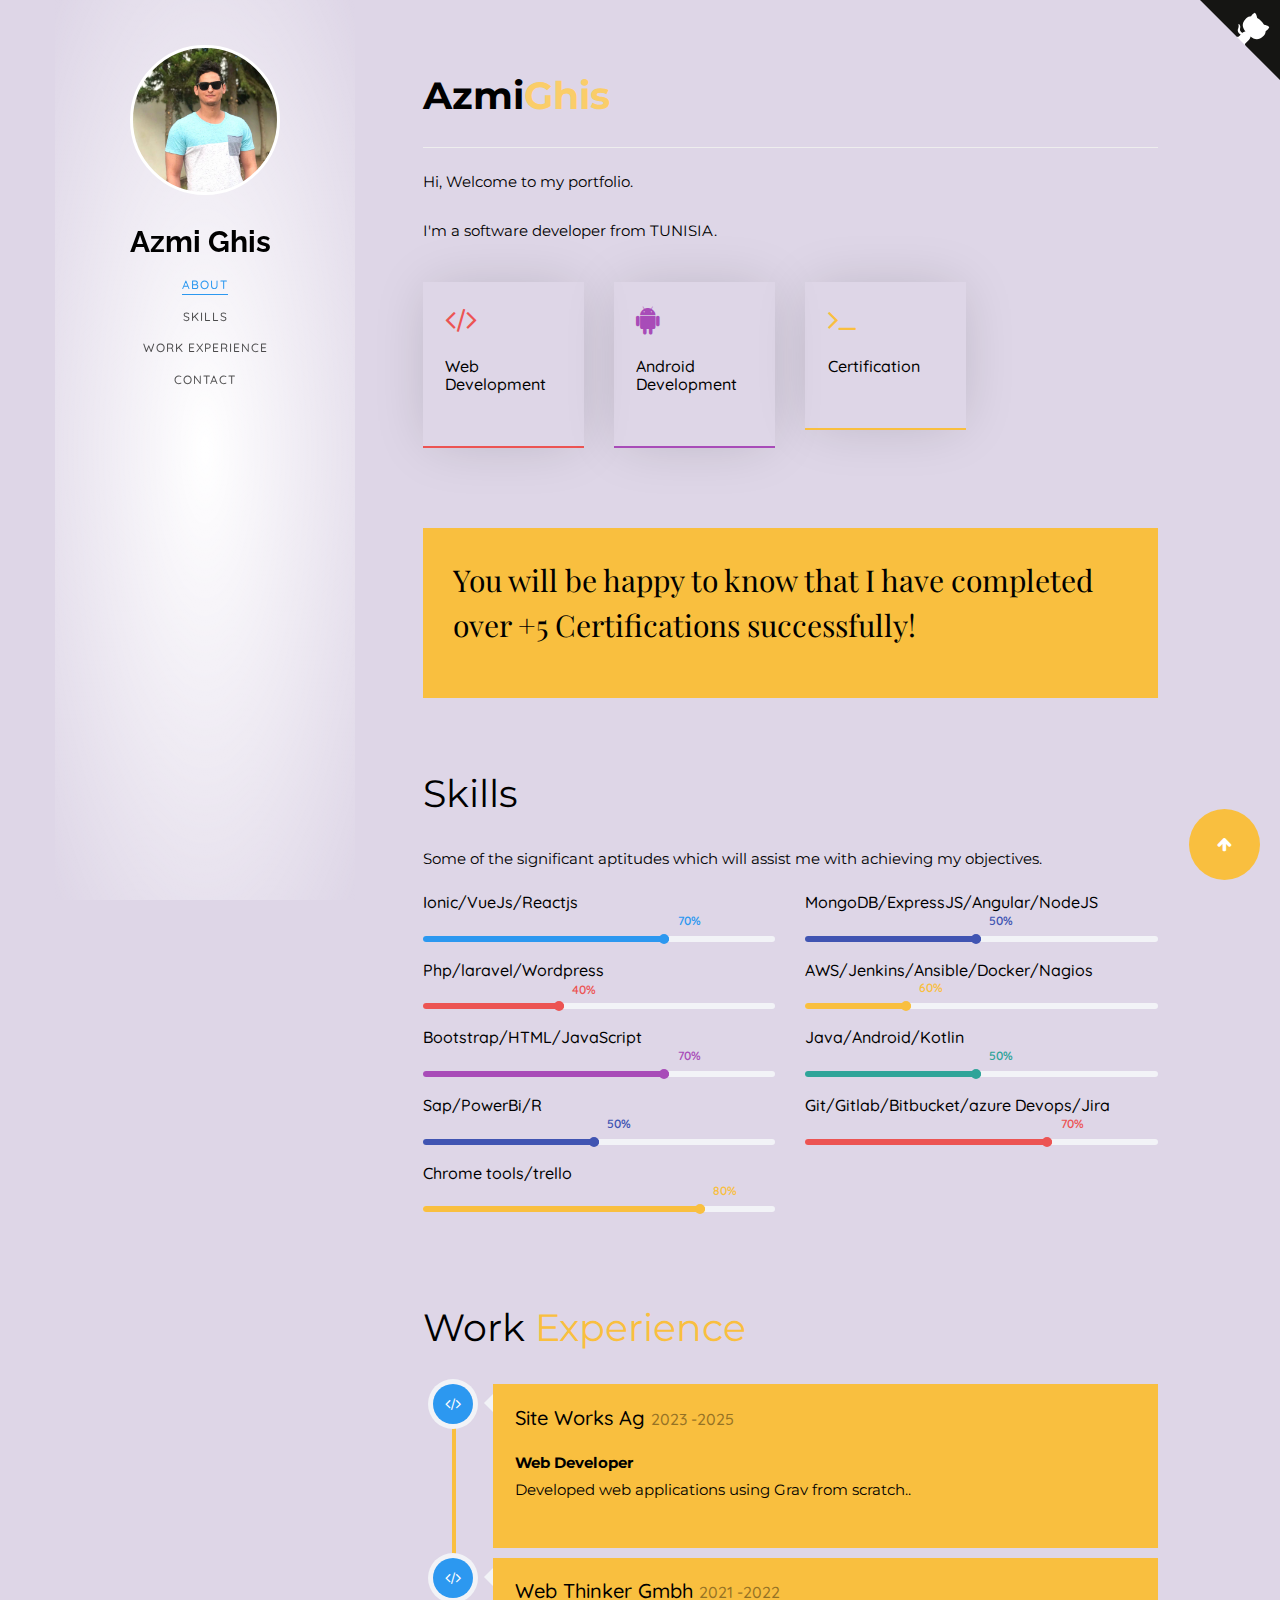
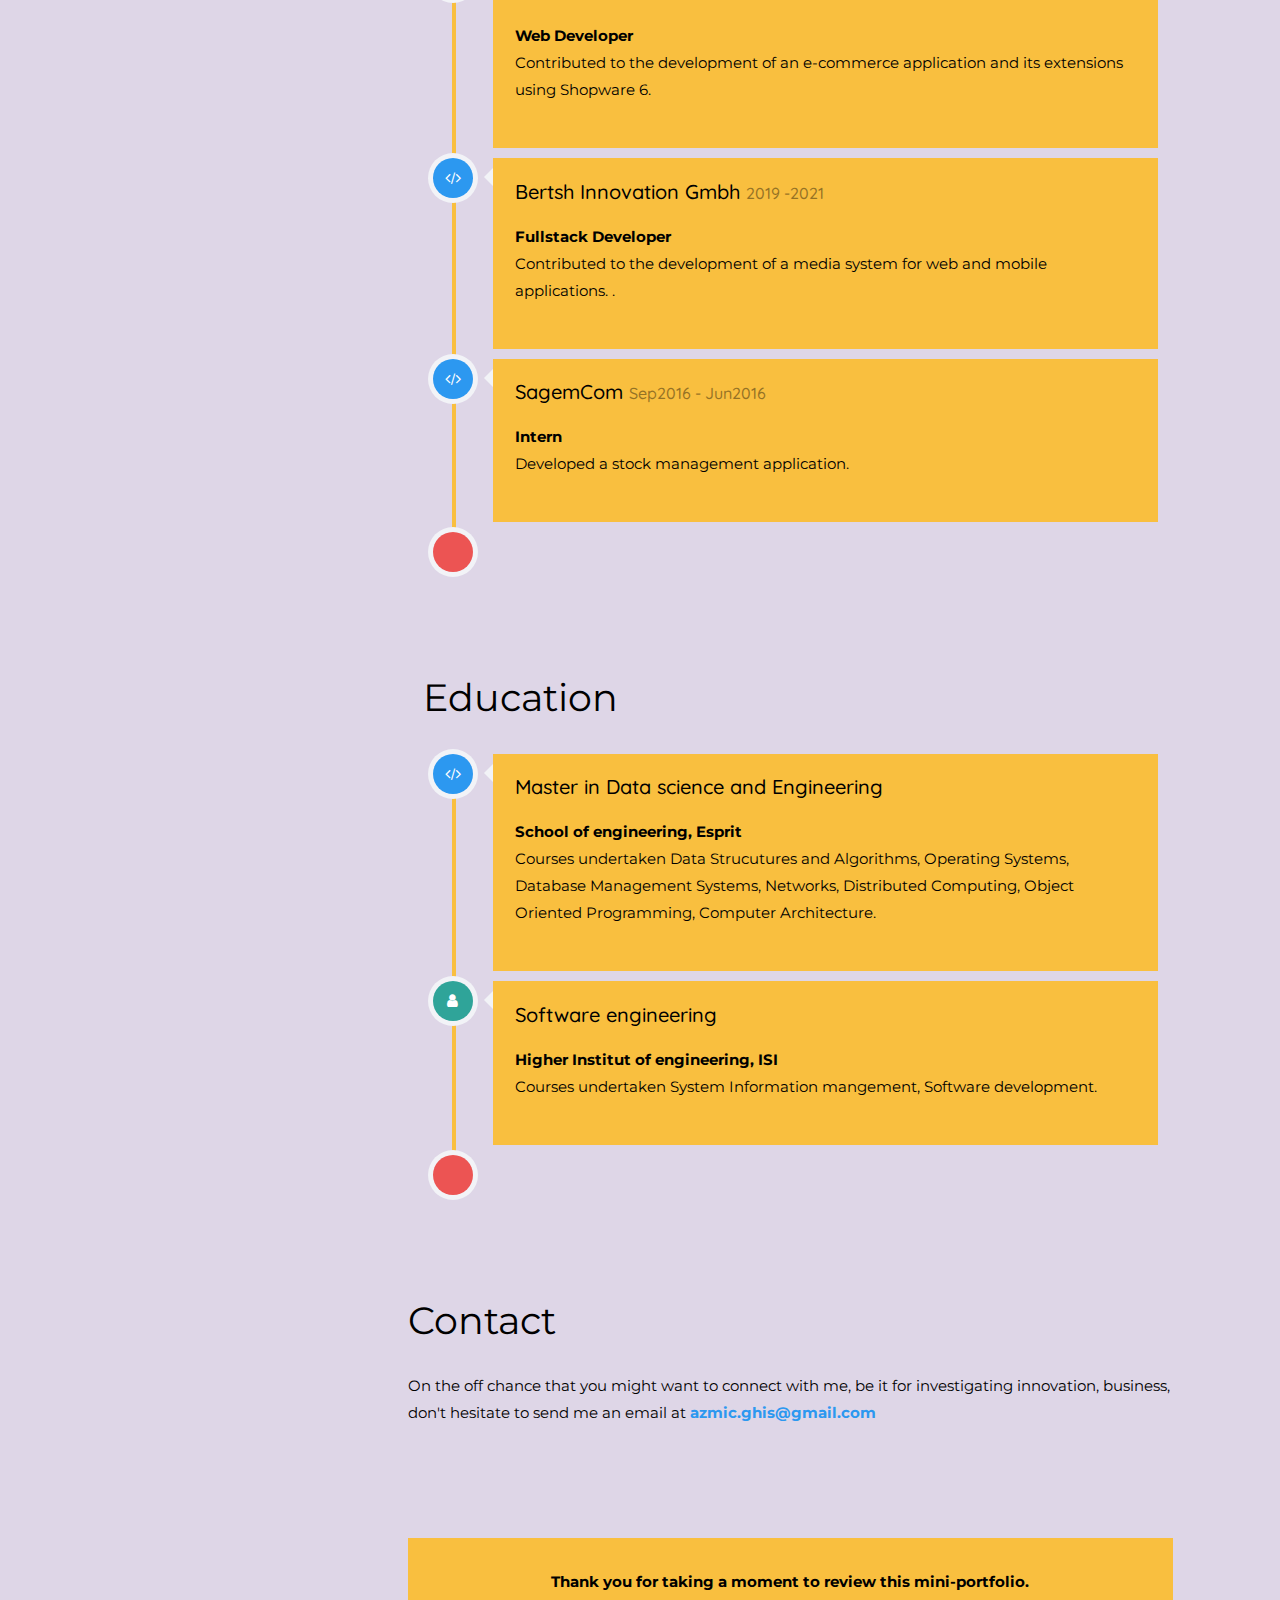
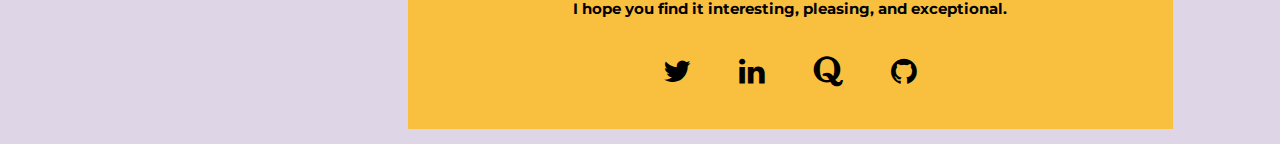
<file: index.html>
<!DOCTYPE HTML>
<html>
   <head>
      <meta charset="utf-8">
      <meta http-equiv="X-UA-Compatible" content="IE=edge">
      <title>Azmi Ghis - softwareDev Portfolio Webpage</title>
      <meta name="viewport" content="width=device-width, initial-scale=1">
      <meta name="description" content="Portfolio webpage of Azmi Ghis" />
      <meta name="keywords" content="portfolio,website,personal website,github,projects,computer science and engineering" />
      <meta name="author" content="Azmi Ghis" />
      <!--Social Media icons--> 
      <link rel="stylesheet" href="https://cdnjs.cloudflare.com/ajax/libs/font-awesome/4.7.0/css/font-awesome.min.css">
      <!-- Place favicon.ico and apple-touch-icon.png in the root directory -->
      <link rel="icon" type="image/png" href="logo.jpg">
      <link href="https://fonts.googleapis.com/css?family=Quicksand:300,400,500,700" rel="stylesheet">
      <link href="https://fonts.googleapis.com/css?family=Playfair+Display:400,400i,700" rel="stylesheet">
      <link href="https://fonts.googleapis.com/css?family=Montserrat|Open+Sans|Raleway&display=swap" rel="stylesheet">
       <link href="https://fonts.googleapis.com/css?family=Montserrat&display=swap" rel="stylesheet">
      <!-- Animate.css -->
      <link rel="stylesheet" href="css/animate.css">
      <!-- Bootstrap  -->
      <link rel="stylesheet" href="css/bootstrap.css">
      <!-- Flexslider  -->
      <link rel="stylesheet" href="css/flexslider.css">
      <!-- Flaticons  -->
      <link rel="stylesheet" href="fonts/flaticon/font/flaticon.css">
      <!-- Theme style  -->
      <link rel="stylesheet" href="css/style.css">
     
       
       <!-----Google adsense code---->
       <script data-ad-client="ca-pub-2147632065762164" async src="https://pagead2.googlesyndication.com/pagead/js/adsbygoogle.js"></script>
   </head>
   <body>
       <canvas id="canvas"></canvas>
      <div id="colorlib-page" style="background: #ded6e7;">
         <div class="container-wrap">
            <a href="#" class="js-colorlib-nav-toggle colorlib-nav-toggle" data-toggle="collapse" data-target="#navbar" aria-expanded="false" aria-controls="navbar"><i></i></a> 
            <!----Side bar--->
            <aside id="colorlib-aside"  style=" background: radial-gradient(white, transparent);"role="complementary" class="border js-fullheight">
               <div class="text-center">
                  <div class="author-img" style="background-image: url(images/IMG_-wl1xai.jpg);"></div>
                  <h1 id="colorlib-logo"><a href="">Azmi Ghis</a></h1>
               </div>
               <nav id="colorlib-main-menu" role="navigation" class="navbar">
                  <div id="navbar" class="collapse">
                     <ul>
                        <li><a href="#" data-nav-section="about">About</a></li>
                        <li><a href="#" data-nav-section="skills">Skills</a></li>
                        <li><a href="#" data-nav-section="experience">Work Experience</a></li>
                        <li><a href="#" data-nav-section="contact">Contact</a></li>
                     </ul>
                  </div>
               </nav>
            </aside>
            <!--- Github ribbon ----------->
            <a href="https://github.com/azmic123?tab=repositories" class="github-corner" aria-label="View source on GitHub">
               <svg width="80" height="80" viewBox="0 0 250 250" style="fill:#151513; color:#fff; position: absolute; top: 0; border: 0; right: 0;" aria-hidden="true">
                  <path d="M0,0 L115,115 L130,115 L142,142 L250,250 L250,0 Z"></path>
                  <path d="M128.3,109.0 C113.8,99.7 119.0,89.6 119.0,89.6 C122.0,82.7 120.5,78.6 120.5,78.6 C119.2,72.0 123.4,76.3 123.4,76.3 C127.3,80.9 125.5,87.3 125.5,87.3 C122.9,97.6 130.6,101.9 134.4,103.2" fill="currentColor" style="transform-origin: 130px 106px;" class="octo-arm"></path>
                  <path d="M115.0,115.0 C114.9,115.1 118.7,116.5 119.8,115.4 L133.7,101.6 C136.9,99.2 139.9,98.4 142.2,98.6 C133.8,88.0 127.5,74.4 143.8,58.0 C148.5,53.4 154.0,51.2 159.7,51.0 C160.3,49.4 163.2,43.6 171.4,40.1 C171.4,40.1 176.1,42.5 178.8,56.2 C183.1,58.6 187.2,61.8 190.9,65.4 C194.5,69.0 197.7,73.2 200.1,77.6 C213.8,80.2 216.3,84.9 216.3,84.9 C212.7,93.1 206.9,96.0 205.4,96.6 C205.1,102.4 203.0,107.8 198.3,112.5 C181.9,128.9 168.3,122.5 157.7,114.1 C157.9,116.9 156.7,120.9 152.7,124.9 L141.0,136.5 C139.8,137.7 141.6,141.9 141.8,141.8 Z" fill="currentColor" class="octo-body"></path>
               </svg>
            </a>
            <style>.github-corner:hover .octo-arm{animation:octocat-wave 560ms ease-in-out}@keyframes octocat-wave{0%,100%{transform:rotate(0)}20%,60%{transform:rotate(-25deg)}40%,80%{transform:rotate(10deg)}}@media (max-width:500px){.github-corner:hover .octo-arm{animation:none}.github-corner .octo-arm{animation:octocat-wave 560ms ease-in-out}}</style>
            <!----- main page--------->
            <div id="colorlib-main">
<!--
               -----------------Intro-------------
               <section class="colorlib-about" data-section="about">
                  <div class="colorlib-narrow-content">
                     <div class="row">
                        <div class="col-md-12">
                           <div class="row row-bottom-padded-sm animate-box" data-animate-effect="fadeInLeft">
                              <div class="col-md-12" style="margin-bottom: -30px">
                                 <p style="margin-top: 20px;">Hi there! Welcome to my portfolio page.</p>
                              </div>
                           </div>
                        </div>
                     </div>
                  </div>
               </section>
-->
               <!---------------About me---------------------->
               <section class="colorlib-about" data-section="about">
                  <div class="colorlib-narrow-content">
                     <div class="row">
                        <div class="col-md-12">
                           <div class="row row-bottom-padded-sm animate-box" data-animate-effect="fadeInLeft">
                              <div class="col-md-12">
                                 <div class="about-desc">
                                    <h1><strong>Azmi<span style="color: #FACD69">Ghis</span></strong></h1>
                                    <hr>
                                     <p>Hi, Welcome to my portfolio.</p>
                                    <p>I'm a software developer from TUNISIA.</p>
                                 </div>
                              </div>
                           </div>
                           <div class="row">
                           
                              <div class="col-md-3 animate-box" data-animate-effect="fadeInRight">
                                 <a href="webDev.html" target="_blank">
                                    <div class="services color-2">
                                       <span class="icon2"><i class="fa fa-code"></i></span>
                                       <h3>Web<br> Development</h3>
                                    </div>
                                 </a>
                              </div>
                              <div class="col-md-3 animate-box" data-animate-effect="fadeInRight">
                                 <a href="androidDev.html" target="_blank">
                                    <div class="services color-4">
                                       <span class="icon2"><i class="fa fa-android"></i></span>
                                       <h3>Android Development</h3>
                                    </div>
                                 </a>
                              </div>
                              <div class="col-md-3 animate-box" data-animate-effect="fadeInRight">
                                 <a href="softwareDev.html" target="_blank">
                                    <div class="services color-3">
                                       <span class="icon2"><i class="fa fa-terminal"></i></span>
                                       <h3>Certification</h3>
                                    </div>
                                 </a>
                              </div>
                             
                           </div>
                           <div class="row">
                              <div class="col-md-12 animate-box" data-animate-effect="fadeInLeft">
                                 <div class="hire">
                                    <h2>You will be happy to know that I have completed over +5 Certifications successfully!</h2>
<!--                                    <a href="#" class="btn-hire" style="text-align: center;">Download Resume</a>-->
                                 </div>
                              </div>
                           </div>
                        </div>
                     </div>
                  </div>
               </section>
               <!------Skills---------------->
               <section class="colorlib-skills" data-section="skills">
                  <div class="colorlib-narrow-content">
                     <div class="row">
                        <div class="col-md-6 col-md-offset-3 col-md-pull-3 animate-box" data-animate-effect="fadeInLeft">
                           <!--	<span class="heading-meta">My Specialty</span> -->
                            <div class="about-desc">
                           <h1>Skills</h1>
                            </div>
                        </div>
                     </div>
                     <p>Some of the significant aptitudes which will assist me with achieving my objectives.</p>
                     <div class="row">
                        <div class="col-md-6 animate-box" data-animate-effect="fadeInLeft">
                           <div class="progress-wrap">
                              <h3 style="font-weight: 500;">Ionic/VueJs/Reactjs</h3>
                              <div class="progress">
                                 <div class="progress-bar color-1" role="progressbar" aria-valuenow="70"
                                    aria-valuemin="0" aria-valuemax="100" style="width:70%">
                                    <span>70%</span>
                                 </div>
                              </div>
                           </div>
                        </div>
                         <div class="col-md-6 animate-box" data-animate-effect="fadeInRight">
                           <div class="progress-wrap">
                              <h3 style="font-weight: 500;">MongoDB/ExpressJS/Angular/NodeJS</h3>
                              <div class="progress">
                                 <div class="progress-bar color-6" role="progressbar" aria-valuenow="50"
                                    aria-valuemin="0" aria-valuemax="100" style="width:50%">
                                    <span>50%</span>
                                 </div>
                              </div>
                           </div>
                        </div>
                        <div class="col-md-6 animate-box" data-animate-effect="fadeInRight">
                           <div class="progress-wrap">
                              <h3 style="font-weight: 500;">Php/laravel/Wordpress</h3>
                              <div class="progress">
                                 <div class="progress-bar color-2" role="progressbar" aria-valuenow="40"
                                    aria-valuemin="0" aria-valuemax="100" style="width:40%">
                                    <span>40%</span>
                                 </div>
                              </div>
                           </div>
                        </div>
                        <div class="col-md-6 animate-box" data-animate-effect="fadeInLeft">
                           <div class="progress-wrap">
                              <h3 style="font-weight: 500;">AWS/Jenkins/Ansible/Docker/Nagios</h3>
                              <div class="progress">
                                 <div class="progress-bar color-3" role="progressbar" aria-valuenow="30"
                                    aria-valuemin="0" aria-valuemax="100" style="width:30%">
                                    <span>60%</span>
                                 </div>
                              </div>
                           </div>
                        </div>
                        <div class="col-md-6 animate-box" data-animate-effect="fadeInRight">
                           <div class="progress-wrap">
                              <h3 style="font-weight: 500;">Bootstrap/HTML/JavaScript</h3>
                              <div class="progress">
                                 <div class="progress-bar color-4" role="progressbar" aria-valuenow="70"
                                    aria-valuemin="0" aria-valuemax="100" style="width:70%">
                                    <span>70%</span>
                                 </div>
                              </div>
                           </div>
                        </div>
                        <div class="col-md-6 animate-box" data-animate-effect="fadeInLeft">
                           <div class="progress-wrap">
                              <h3 style="font-weight: 500;">Java/Android/Kotlin</h3>
                              <div class="progress">
                                 <div class="progress-bar color-5" role="progressbar" aria-valuenow="50"
                                    aria-valuemin="0" aria-valuemax="100" style="width:50%">
                                    <span>50%</span>
                                 </div>
                              </div>
                           </div>
                        </div>
                        <div class="col-md-6 animate-box" data-animate-effect="fadeInRight">
                           <div class="progress-wrap">
                              <h3 style="font-weight: 500;">Sap/PowerBi/R</h3>
                              <div class="progress">
                                 <div class="progress-bar color-6" role="progressbar" aria-valuenow="50"
                                    aria-valuemin="0" aria-valuemax="100" style="width:50%">
                                    <span>50%</span>
                                 </div>
                              </div>
                           </div>
                        </div>
                        <div class="col-md-6 animate-box" data-animate-effect="fadeInLeft">
                           <div class="progress-wrap">
                              <h3 style="font-weight: 500;">Git/Gitlab/Bitbucket/azure Devops/Jira</h3>
                              <div class="progress">
                                 <div class="progress-bar color-7" role="progressbar" aria-valuenow="70"
                                    aria-valuemin="0" aria-valuemax="100" style="width:70%">
                                    <span>70%</span>
                                 </div>
                              </div>
                           </div>
                        </div>
                        <div class="col-md-6 animate-box" data-animate-effect="fadeInRight">
                           <div class="progress-wrap">
                              <h3 style="font-weight: 500;">Chrome tools/trello</h3>
                              <div class="progress">
                                 <div class="progress-bar color-3" role="progressbar" aria-valuenow="80"
                                    aria-valuemin="0" aria-valuemax="100" style="width:80%">
                                    <span>80%</span>
                                 </div>
                              </div>
                           </div>
                        </div>
                     </div>
                      </div>
               </section>
                
                <!-------Github pie chart--------->
<!--
                <section class="colorlib-skills" data-section="skills">
                  <div class="colorlib-narrow-content">
                     <div class="row">
                            <div class="about-desc">
                           <h1>GitHub Profile Languages <span style="color: #f9bf3f">Pie Chart</span></h1>
                            </div>
                     </div>
                      <iframe width="600" height="600" src="https://ionicabizau.github.io/github-profile-languages/api.html?vinaysomawat" frameborder="0"></iframe>
                      <br>
                      <script src="https://unpkg.com/github-calendar@latest/dist/github-calendar.min.js"></script>
                     <link rel="stylesheet" href="https://unpkg.com/github-calendar@latest/dist/github-calendar-responsive.css"/>
                     <div class="calendar"></div>
                     <script>
                        GitHubCalendar(".calendar", "vinaysomawat", { responsive: true });
                    </script>
                    </div>
                </section>
-->
                
                <!------GitHUb Calender------>
                
               <!--------------Work Experience----------->
               <section class="colorlib-experience" data-section="experience">
                  <div class="colorlib-narrow-content">
                     <div class="row">
                        <div class="col-md-6 col-md-offset-3 col-md-pull-3 animate-box" data-animate-effect="fadeInLeft">
                           <div class="about-desc">
                            <h1>Work <span style="color: #f9bf3f">Experience</span></h1>
                            </div>
                        </div>
                     </div>
                     <div class="row">
                        <div class="col-md-12">
                           <div class="timeline-centered">
                              <article class="timeline-entry animate-box" data-animate-effect="fadeInLeft">
                                 <div class="timeline-entry-inner">
                                    <div class="timeline-icon color-1">
                                       <i class="fa fa-code"></i>
                                    </div>
                               
                                    
                                  
                                    <div class="timeline-label">
                                       <h2><a href="#">Site Works Ag </a> <span> 2023 -2025</span></h2>
                                       <p><strong>Web Developer</strong><br>Developed web applications using Grav from scratch..</p>
                                       <p></p>
                                    </div>
                                 </div>
                              </article>
                              <article class="timeline-entry animate-box" data-animate-effect="fadeInLeft">
                                 <div class="timeline-entry-inner">
                                    <div class="timeline-icon color-1">
                                       <i class="fa fa-code"></i>
                                    </div>
                                    <div class="timeline-label">
                                       <h2><a href="#">Web Thinker Gmbh </a> <span>2021 -2022</span></h2>
                                       <p><strong>Web  Developer</strong><br>Contributed to the development of an e-commerce application and its extensions using Shopware 6.</p>
                                       <p></p>
                                    </div>
                                 </div>
                              </article>
                              <article class="timeline-entry animate-box" data-animate-effect="fadeInLeft">
                                 <div class="timeline-entry-inner">
                                    <div class="timeline-icon color-1">
                                       <i class="fa fa-code"></i>
                                    </div>
                                    <div class="timeline-label">
                                       <h2><a href="#">Bertsh Innovation Gmbh </a> <span>2019 -2021</span></h2>
                                       <p><strong>Fullstack Developer</strong><br>Contributed to the development of a media system for web and mobile applications.                                          .</p>
                                       <p></p>
                                    </div>
                                 </div>
                              </article>
                           
                              <article class="timeline-entry animate-box" data-animate-effect="fadeInLeft">
                                 <div class="timeline-entry-inner">
                                    <div class="timeline-icon color-1">
                                       <i class="fa fa-code"></i>
                                    </div>
                                    <div class="timeline-label">
                                       <h2><a href="#">SagemCom</a> <span>Sep2016 - Jun2016</span></h2>
                                       <p><strong>Intern </strong><br>Developed a stock management application.</p>
                                       <p></p>
                                    </div>
                                 </div>
                              </article>
                              <article class="timeline-entry begin animate-box" data-animate-effect="fadeInBottom">
                                 <div class="timeline-entry-inner">
                                    <div class="timeline-icon color-2">
                                    </div>
                                 </div>
                              </article>
                           </div>
                        </div>
                     </div>
                  </div>
               </section>
                
                <!--------------Education----------->
               <section class="colorlib-experience" data-section="experience">
                  <div class="colorlib-narrow-content">
                     <div class="row">
                        <div class="col-md-6 col-md-offset-3 col-md-pull-3 animate-box" data-animate-effect="fadeInLeft">
                           <div class="about-desc">
                            <h1>Education</h1>
                            </div>
                        </div>
                     </div>
                     <div class="row">
                        <div class="col-md-12">
                           <div class="timeline-centered">
                              <article class="timeline-entry animate-box" data-animate-effect="fadeInLeft">
                                 <div class="timeline-entry-inner">
                                    <div class="timeline-icon color-1">
                                       <i class="fa fa-code"></i>
                                    </div>
                                    <div class="timeline-label">
                                       <h2>Master in Data science and Engineering</h2>
                                       <p><strong>School of engineering, Esprit</strong><br>Courses undertaken Data Strucutures and Algorithms, Operating Systems, Database Management Systems, Networks, Distributed Computing, Object Oriented Programming, Computer Architecture.</p>
                                       <p></p>
                                    </div>
                                 </div>
                              </article>
                               
                              <article class="timeline-entry animate-box" data-animate-effect="fadeInRight">
                                 <div class="timeline-entry-inner">
                                    <div class="timeline-icon color-5">
                                       <i class="fa fa-user"></i>
                                    </div>
                                    <div class="timeline-label">
                                       <h2>Software engineering</h2>
                                       <p><strong>Higher Institut of engineering, ISI</strong><br>Courses undertaken System Information mangement, Software development.</p>
                                    </div>
                                 </div>
                              </article>

                              <article class="timeline-entry begin animate-box" data-animate-effect="fadeInBottom">
                                 <div class="timeline-entry-inner">
                                    <div class="timeline-icon color-2">
                                    </div>
                                 </div>
                              </article>
                           </div>
                        </div>
                     </div>
                  </div>
               </section>
                
               <!--------Contact---------->
               <section class="colorlib-contact" data-section="contact">
                  <div class="colorlib-narrow-content">
                     <div class="row">
                        <div class="col-md-12">
                           <div class="row row-bottom-padded-sm animate-box" data-animate-effect="fadeInLeft">
                              <div class="about-desc">
                               <h1>Contact</h1>
                               </div>
                              <p>On the off chance that you might want to connect with me, be it for investigating innovation, business, don't hesitate to send me an email at <strong><a href = "mailto: azmi.ghis@esprit.tn">azmic.ghis@gmail.com</a></strong></p>
                           </div>
                        </div>
                     </div>
                  </div>
               </section>
               <!------------Footer------------->
               <section class="colorlib-footer" data-section="footer">
                  <div class="colorlib-narrow-content">
                     <div class="row">
                        <div class="col-md-12">
                           <div class="row row-bottom-padded-sm animate-box" data-animate-effect="fadeInLeft">
                              <div class="hire">
                                 <p style="text-align: center"><strong>Thank you for taking a moment to review this
                                    mini-portfolio.<br> I hope you find it interesting, pleasing, and exceptional.</strong></p>
                                 <div align=center>
                                    <link href="https://fonts.googleapis.com/css?family=Cookie" rel="stylesheet">

                                    <p style="font-size: 30px; margin-bottom: 0px;"><a href="https://twitter.com/AzmiGhisazmi696" style="color: black;" class="fa fa-twitter"></a> &nbsp;&nbsp;&nbsp;&nbsp;
                                       <a href="https://www.linkedin.com/in/azmi-ghis-575268161/" style="color: black;" class="fa fa-linkedin"></a> &nbsp;&nbsp;&nbsp;&nbsp;
                                       <a href="https://fr.quora.com/profile/Azmi-Ghis" style="color: black;" class="fa fa-quora"></a> &nbsp;&nbsp;&nbsp;&nbsp;
                                       <a href="https://github.com/azmic123?tab=repositories" style="color: black;" class="fa fa-github"></a>
                                    </p>
                                
                           </div>
                        </div>
                     </div>
                  </div>
               </section>
            </div>
            <!-- end:colorlib-main -->
         </div>
         <button id="scrollToTopButton" style="
         position: fixed;
 bottom: 20px;
 right: 20px;
 z-index: 99;
 display: block;
 background-color: rgb(249, 191, 63);
 color: white;
 border: none;
 cursor: pointer;
 padding: 21px 28px;
 text-align: center;
 text-decoration: none;
 font-size: 16px;
 border-radius: 45px;
 transition: background-color 0.3s;;
   
   " onclick="scrollToTop()">
     <i class="fa fa-arrow-up"></i>
   </button>
      </div>
      <script>
         // Scroll to top function
         function scrollToTop() {
           window.scrollTo({ top: 0, behavior: 'smooth' });
         }
   
         // Show button when scrolling down
         window.onscroll = function() {
           var button = document.getElementById("scrollToTopButton");
           if (document.body.scrollTop > 100 || document.documentElement.scrollTop > 100) {
             button.style.display = "block";
           } else {
             button.style.display = "none";
           }
         };
       </script>
      <!-- end:colorlib-page -->
      <!-- jQuery -->
      <script src="js/jquery.min.js"></script>
      <!-- jQuery Easing -->
      <script src="js/jquery.easing.1.3.js"></script>
      <!-- Bootstrap -->
      <script src="js/bootstrap.min.js"></script>
      <!-- Waypoints -->
      <script src="js/jquery.waypoints.min.js"></script>
      <!-- Flexslider -->
      <script src="js/jquery.flexslider-min.js"></script>
      <!-- Counters -->
      <script src="js/jquery.countTo.js"></script>
      <!-- MAIN JS -->
      <script src="js/main.js"></script>

   </body>
</html>
</file>
<file: fonts/flaticon/font/flaticon.css>
.flaticons-solid:before {
  font-family: "FlatIcons Solid";
  speak: none;
  font-style: normal;
  font-weight: normal;
  line-height: 1;
  -webkit-font-smoothing: antialiased; }
  
.flaticons-stroke:before {
  font-family: "FlatIcons Stroke";
  speak: none;
  font-style: normal;
  font-weight: normal;
  line-height: 1;
  -webkit-font-smoothing: antialiased; }

[class=^"flaticons-"].A1:before,
[class=^"flaticons-"].paperclip-2:before {
  content: "e000"; }

[class=^"flaticons-"].A2:before {
  content: "e001"; }

[class=^"flaticons-"].A3:before {
  content: "e002"; }

[class=^"flaticons-"].B1:before {
  content: "e003"; }

[class=^"flaticons-"].B2:before {
  content: "e004"; }

[class=^"flaticons-"].B3:before {
  content: "e005"; }

[class=^"flaticons-"].C1:before {
  content: "e006"; }

[class=^"flaticons-"].C2:before {
  content: "e007"; }

[class=^"flaticons-"].C3:before {
  content: "e008"; }
</file>
<file: css/style.css>
@font-face {
  font-family: 'icomoon';
  src: url("../fonts/icomoon/icomoon.eot?srf3rx");
  src: url("../fonts/icomoon/icomoon.eot?srf3rx#iefix") format("embedded-opentype"), url("../fonts/icomoon/icomoon.ttf?srf3rx") format("truetype"), url("../fonts/icomoon/icomoon.woff?srf3rx") format("woff"), url("../fonts/icomoon/icomoon.svg?srf3rx#icomoon") format("svg");
  font-weight: normal;
  font-style: normal; }

/* =======================================================
*
* 	Template Style 
*	Edit this section
*
* ======================================================= */
body {
  font-family: "Quicksand", Arial, sans-serif;
  font-weight: 400;
  font-size: 15px;
  line-height: 1.8;
  color: rgba(0, 0, 0, 0.7); }
  @media screen and (max-width: 992px) {
    body {
      font-size: 16px; } 
      h2{
          text-align: center;
      }
canvas {
  /* background: #EEE; */
  position: fixed;
  top: 0;
  left: 0;
}}
canvas {
  /* background: #EEE; */
  position: fixed;
  top: 0;
  left: 0;
}

a {
  color: #2c98f0;
  -webkit-transition: 0.5s;
  -o-transition: 0.5s;
  transition: 0.5s; }
  a:hover, a:active, a:focus {
    color: #2c98f0;
    outline: none;
    text-decoration: none !important; }

p {
  margin-bottom: 1.5em;
    color: black;
    font-family: 'Montserrat', sans-serif;
}
x{
    margin-bottom: 1.5em;
    background-color:darkkhaki;
    color: black;
    backface-visibility: visible;
}

h1, h4, h5, h6 {
  color: #000;
  font-family: "Playfair Display", Georgia, serif;
  font-weight: 400;
  margin: 0 0 30px 0; }

h2{
    color: #000;
  font-family: "Playfair Display", Georgia, serif;
  font-weight: 200;
  margin: 0 0 20px 0;
}
h3{
    color: #000;
  font-family: "Playfair Display", Georgia, serif;
  font-weight: 200;
  margin: 0 0 30px 0;
}

figure {
  margin-bottom: 2.5em;
  float: left;
  width: 100%; }
  figure figcaption {
    font-size: 16px;
    width: 80%;
    margin: 20px auto 0px auto;
    color: #b3b3b3;
    font-style: italic;
    font-family: "Quicksand", Arial, sans-serif; }
    @media screen and (max-width: 480px) {
      figure figcaption {
        width: 100%; } }

::-webkit-selection {
  color: #fff;
  background: #2c98f0; }

::-moz-selection {
  color: #fff;
  background: #2c98f0; }

::selection {
  color: #fff;
  background: #2c98f0; }

#colorlib-page {
  width: 100%;
  overflow: hidden;
  position: relative; }

#colorlib-aside {
  padding-top: 3em;
  padding-bottom: 1px;
  float:left;
  width: 300px;
  position: fixed;
  z-index: 1001;
    background-color: #E0E0E0;
  -webkit-transition: 0.5s;
  -o-transition: 0.5s;
  transition: 0.5s; }
  @media screen and (max-width: 768px) {
    #colorlib-aside {
      width: 300px;
      -moz-transform: translateX(-300px);
      -webkit-transform: translateX(-300px);
      -ms-transform: translateX(-300px);
      -o-transform: translateX(-300px);
      transform: translateX(-300px);
      padding-top: 4em;
	  background-color: #f9bf3f;
        height: auto;
      } }
  #colorlib-aside .author-img {
    width: 150px;
    height: 150px;
    margin: 0 auto;
    margin-bottom: 30px;
    -webkit-border-radius: 50%;
    -moz-border-radius: 50%;
    -ms-border-radius: 50%;
    border-radius: 50%;
    border: 3px solid white;}
#colorlib-aside h1{
    color: #000;
  font-family: 'Raleway', sans-serif;
}
  #colorlib-aside .position {
    display: block;
    margin-bottom: 2em;
    font-size: 12px;
    text-transform: uppercase; }
  #colorlib-aside #colorlib-logo {
    text-align: right;
    font-weight: 700;
    font-size: 30px;
    margin-bottom: .5em;
    display: block;
    width: 100%; }
    #colorlib-aside #colorlib-logo a {
      display: block;
      text-align: center;
      color: #000;
      padding-right: .3em;}
  #colorlib-aside #colorlib-main-menu {
    display: block;
    width: 100%; }
    #colorlib-aside #colorlib-main-menu .collapse {
      display: block !important; }
    #colorlib-aside #colorlib-main-menu ul {
      text-align: center;
      margin: 0;
      padding: 0; }
      @media screen and (max-width: 768px) {
        #colorlib-aside #colorlib-main-menu ul {
          margin: 0 0 2em 0; } }
      #colorlib-aside #colorlib-main-menu ul li {
        margin: 0 0 10px 0;
        padding: 0;
        list-style: none;
        font-size: 12px;
        font-weight: 500;
        text-transform: uppercase;
        letter-spacing: 1px; }
        #colorlib-aside #colorlib-main-menu ul li a {
          color: rgba(0, 0, 0, 0.7);
          text-decoration: none;
          position: relative;
          padding: 10px 0;
          font-family: "Quicksand", Arial, sans-serif;
          -webkit-transition: 0.3s;
          -o-transition: 0.3s;
          transition: 0.3s; }
          #colorlib-aside #colorlib-main-menu ul li a:after {
            content: "";
            position: absolute;
            height: 1px;
            bottom: 7px;
            left: 0;
            right: 0;
            background-color: #2c98f0;
            visibility: hidden;
            -webkit-transform: scaleX(0);
            -moz-transform: scaleX(0);
            -ms-transform: scaleX(0);
            -o-transform: scaleX(0);
            transform: scaleX(0);
            -webkit-transition: all 0.3s cubic-bezier(0.175, 0.885, 0.32, 1.275);
            -moz-transition: all 0.3s cubic-bezier(0.175, 0.885, 0.32, 1.275);
            -ms-transition: all 0.3s cubic-bezier(0.175, 0.885, 0.32, 1.275);
            -o-transition: all 0.3s cubic-bezier(0.175, 0.885, 0.32, 1.275);
            transition: all 0.3s cubic-bezier(0.175, 0.885, 0.32, 1.275); }
          #colorlib-aside #colorlib-main-menu ul li a:hover {
            text-decoration: none;
            color: black; }
            #colorlib-aside #colorlib-main-menu ul li a:hover:after {
              visibility: visible;
              -webkit-transform: scaleX(1);
              -moz-transform: scaleX(1);
              -ms-transform: scaleX(1);
              -o-transform: scaleX(1);
              transform: scaleX(1); }
        #colorlib-aside #colorlib-main-menu ul li.active a {
          color: #2c98f0; }
          #colorlib-aside #colorlib-main-menu ul li.active a:after {
            visibility: visible;
            -webkit-transform: scaleX(1);
            -moz-transform: scaleX(1);
            -ms-transform: scaleX(1);
            -o-transform: scaleX(1);
            transform: scaleX(1); }
  #colorlib-aside .colorlib-footer {
    font-size: 20px;
    text-align: center;
    font-weight: 400;
    color: rgba(0, 0, 0, 0.5);
    padding: 0 20px;
    width: 100%;}
    @media screen and (max-width: 768px) {
      #colorlib-aside .colorlib-footer {
        position: fixed;
        height: auto;} }
    #colorlib-aside .colorlib-footer span {
      display: block;}
    #colorlib-aside .colorlib-footer ul {
      padding: 0 20px;
      margin: 0 0 10px 0; }
      #colorlib-aside .colorlib-footer ul li {
        padding: 0 20px;
        margin: 0 0 10px 0;
        display: inline;
        list-style: none; }
#colorlib-aside .colorlib-footer h3 {
    font-family:inherit;
          padding: 4px; }
#colorlib-aside .colorlib-footer h3 a
{
    color: #FF722C;
    font-size: 18px;
}
#rcorners2 {
    border-radius: 15px;
  background: black;
  padding: 20px; 
  width: 50%;
  height: 40px; 
}
        #colorlib-aside .colorlib-footer ul li a {
          color: rgba(255, 255, 255, 0.3);
          padding: 4px; }
          #colorlib-aside .colorlib-footer ul li a:hover, #colorlib-aside .colorlib-footer ul li a:active, #colorlib-aside .colorlib-footer ul li a:focus {
            text-decoration: none;
            outline: none;
            color: black; }

.container-wrap {
  max-width: 1170px;
  margin: 0 auto; }

#colorlib-main {
  width: calc(100% - 300px);
  float: right;
  -webkit-transition: 0.5s;
  -o-transition: 0.5s;
  transition: 0.5s; }
  @media screen and (max-width: 768px) {
    #colorlib-main {
      width: 100%;
      padding: 0 1em; } }

#colorlib-hero {
  min-height: 500px;
  background: #fff url(../images/loader.gif) no-repeat center center;
  width: 100%;
  float: left;
  margin-bottom: 10em;
  clear: both; }
  #colorlib-hero .flexslider {
    border: none;
    z-index: 1;
    margin-bottom: 0; }
    #colorlib-hero .flexslider .slides {
      position: relative;
      overflow: visible; }
      #colorlib-hero .flexslider .slides li {
        background-repeat: no-repeat;
        background-size: cover;
        background-position: bottom center;
        min-height: 400px;
        position: relative; }
    #colorlib-hero .flexslider .flex-control-nav {
      bottom: 20px;
      z-index: 1000;
      left: 20px;
      float: left;
      width: auto; }
      @media screen and (max-width: 768px) {
        #colorlib-hero .flexslider .flex-control-nav {
          right: 20px;
          top: 100px; } }
      #colorlib-hero .flexslider .flex-control-nav li {
        display: block;
        margin-bottom: 10px; }
        #colorlib-hero .flexslider .flex-control-nav li a {
          background: rgba(0, 0, 0, 0.5);
          -webkit-box-shadow: none;
          box-shadow: none;
          width: 12px;
          height: 12px;
          cursor: pointer; }
          #colorlib-hero .flexslider .flex-control-nav li a.flex-active {
            cursor: pointer;
            background: transparent;
            border: 2px solid #2c98f0; }
    #colorlib-hero .flexslider .flex-direction-nav {
      display: none; }
    #colorlib-hero .flexslider .slider-text {
      display: table;
      opacity: 0;
      min-height: 500px;
      z-index: 9; }
      #colorlib-hero .flexslider .slider-text > .slider-text-inner {
        display: table-cell;
        vertical-align: middle;
        min-height: 700px;
        padding: 2.5em;
        position: relative; }
        @media screen and (max-width: 768px) {
          #colorlib-hero .flexslider .slider-text > .slider-text-inner {
            text-align: center; } }
        #colorlib-hero .flexslider .slider-text > .slider-text-inner h1, #colorlib-hero .flexslider .slider-text > .slider-text-inner h2 {
          margin: 0;
          padding: 0;
          color: black;
          font-family: "Playfair Display", Georgia, serif; }
        #colorlib-hero .flexslider .slider-text > .slider-text-inner h1 {
          margin-bottom: 20px;
          font-size: 60px;
          line-height: 1.3;
          font-weight: 700; }
          @media screen and (max-width: 768px) {
            #colorlib-hero .flexslider .slider-text > .slider-text-inner h1 {
              font-size: 28px; } }
        #colorlib-hero .flexslider .slider-text > .slider-text-inner h2 {
          font-size: 10px;
          line-height: 1.5;
          margin-bottom: 30px;
          font-weight: 300;
          font-family: "Quicksand", Arial, sans-serif; }
          #colorlib-hero .flexslider .slider-text > .slider-text-inner h2 a {
            color: rgba(44, 152, 240, 0.8);
            border-bottom: 1px solid rgba(44, 152, 240, 0.7); }
        #colorlib-hero .flexslider .slider-text > .slider-text-inner .heading-section {
          font-size: 50px; }
          @media screen and (max-width: 768px) {
            #colorlib-hero .flexslider .slider-text > .slider-text-inner .heading-section {
              font-size: 30px; } }
        #colorlib-hero .flexslider .slider-text > .slider-text-inner s
.colorlib-lead {
          font-size: 20px;
          color: #fff; }
        #colorlib-hero .flexslider .slider-text > .slider-text-inner p {
          margin-bottom: 0; }
        #colorlib-hero .flexslider .slider-text > .slider-text-inner .btn {
          font-size: 12px;
          text-transform: uppercase;
          letter-spacing: 2px;
          color: #000;
          padding: 10px 15px !important;
          border: none;
          font-weight: 400; }
          #colorlib-hero .flexslider .slider-text > .slider-text-inner .btn.btn-learn {
            color: #000;
            border: 1px solid #000;
            background: transparent !important; }
            #colorlib-hero .flexslider .slider-text > .slider-text-inner .btn.btn-learn:hover {
              background: transparent !important;
              border: 1px solid #000 !important; }
          @media screen and (max-width: 768px) {
            #colorlib-hero .flexslider .slider-text > .slider-text-inner .btn {
              width: 100%; } }

body.offcanvas {
  overflow-x: hidden; }
  body.offcanvas #colorlib-aside {
    -moz-transform: translateX(0);
    -webkit-transform: translateX(0);
    -ms-transform: translateX(0);
    -o-transform: translateX(0);
    transform: translateX(0);
    width: 300px;
    background-color: #f9bf3f;
    z-index: 999;
    position: fixed; }
  body.offcanvas #colorlib-main, body.offcanvas .colorlib-nav-toggle {
    top: 0;
    -moz-transform: translateX(300px);
    -webkit-transform: translateX(300px);
    -ms-transform: translateX(300px);
    -o-transform: translateX(300px);
    transform: translateX(300px); }

.colorlib-narrow-content {
  padding: 0 4.5em; }
  @media screen and (max-width: 878px) {
    .colorlib-narrow-content {
        width: 100%;
      padding: 0 1em; } }

.no-gutters {
  margin: 0;
  padding: 0; }

.colorlib-experience,
.colorlib-skills,
.colorlib-education,
.colorlib-blog,
.colorlib-work,
.colorlib-about,
.colorlib-installation,
.colorlib-services,
.colorlib-footer,
.colorlib-contact{
  padding-top: 5em;
  padding-bottom: 0em;
  clear: both;
  width: 100%;
  display: block; }
  @media screen and (max-width: 768px) {
    .colorlib-experience,
    .colorlib-skills,
    .colorlib-education,
    .colorlib-blog,
    .colorlib-work,
    .colorlib-about,
    .colorlib-installation,
    .colorlib-services,
      .colorlib-contact{
      padding-top: 2em;
      padding-bottom: 0em; } }


#colorlib-footer2 {
    background: black;
    width: 100%;
    padding-bottom: 3em;
    padding-top: 2em;
    padding-right: 2em;
    
}
#colorlib-footer2 .h2{
    color: red;
    text-align: center;
}

.author-img {
  background-size: cover;
  background-position: center center;
  background-repeat: no-repeat;
  position: relative; }

.colorlib-heading {
  font-size: 18px;
  margin-bottom: 2em;
  font-weight: 700;
  text-transform: uppercase;
  letter-spacing: 5px;
  line-height: 1.8;
  position: relative; }
  .colorlib-heading span {
    display: block; }
  @media screen and (max-width: 768px) {
    .colorlib-heading {
      margin-bottom: 2em; } }

.heading-meta {
  margin-bottom: 15px;
  display: block;
  font-size: 10px;
  text-transform: uppercase;
  color: #999999;
  font-weight: 500;
  letter-spacing: 5px; }

.about-img {
  width: 100%;
  height: 600px;
  margin-bottom: 10px;
margin-left: 10px;}

.about-desc h3 {
  font-size: 18px;
  text-transform: uppercase;
  letter-spacing: 5px;
  font-weight: 500; }

.about-desc h1 {
  font-size: 38px;
  font-weight: 400;
font-family: "Montserrat", Georgia, serif;}

.hire {
  padding: 2em;
  background: #f9bf3f; }
  .hire h2 {
    line-height: 1.5; }
  .hire .btn-hire {
    color: #000;
    text-transform: uppercase;
    letter-spacing: 1px;
    bordeR: 1px solid #000;
    padding: 2px 10px; }

.fancy-collapse-panel .panel-default > .panel-heading {
  padding: 0; }

<!-----projectcss------------>
#projects {
  padding: 50px 15px;
  border-bottom: 1px solid #dcd9d9;
  text-align: center
}

#projects h2 {
  color: #374054;
  margin-bottom: 50px
}

.project {
  position: relative;
  max-width: 900px;
  margin: 0 auto 30px auto;
  overflow: hidden;
  background: #fff;
  border-radius: 4px
}

.project-image {
  float: left
}

.project-info {
  position: absolute;
  top: 50%;
  transform: translateY(-50%);
  margin-left: 300px;
  padding: 15px
}

.project-info h3 {
  font-size: 1.5em;
  font-weight: 300;
  color: #374054;
  margin: 0 0 15px 0
}

.project-info p {
  color: #74808a;
  margin: 0 0 15px 0;
  font-size: 0.9em
}

.no-image .project-info {
  position: relative;
  margin: 0;
  padding: 30px 15px;
  transform: none
}

#more-projects {
  display: none
}


.panel-heading a {
  padding: 20px 25px;
  display: block;
  width: 100%;
  font-weight: 500;
  font-size: 14px;
  letter-spacing: 1px;
  text-transform: uppercase;
  font-family: "Quicksand", Arial, sans-serif;
  background-color: #2c98f0;
  color: #fff;
  position: relative;
  -webkit-box-shadow: none !important;
  -moz-box-shadow: none !important;
  -ms-box-shadow: none !important;
  -o-box-shadow: none !important;
  box-shadow: none !important; }

.panel {
  -webkit-box-shadow: none !important;
  -moz-box-shadow: none !important;
  -ms-box-shadow: none !important;
  -o-box-shadow: none !important;
  box-shadow: none !important;
  border: none; }

.panel-heading a:after {
  font-family: "icomoon";
  content: "\e115";
  position: absolute;
  right: 20px;
  font-size: 14px;
  font-weight: 400;
  top: 50%;
  line-height: 1;
  margin-top: -7px; }

.panel-heading a.collapsed:after {
  content: "\e114"; }

.panel-heading a.collapsed {
  background: #f2f3f7;
  border: 1px solid #e6e6e6 !important;
  color: #333333; }

.panel-body {
  padding: 1.5em;
  margin-top: 5px;
  border: 1px solid #e6e6e6 !important; }

.timeline-centered {
  position: relative;
  margin-bottom: 30px; }

.timeline-centered:before, .timeline-centered:after {
  content: " ";
  display: table; }

.timeline-centered:after {
  clear: both; }

.timeline-centered:before, .timeline-centered:after {
  content: " ";
  display: table; }

.timeline-centered:after {
  clear: both; }

.timeline-centered:before {
  content: '';
  position: absolute;
  display: block;
  width: 4px;
  background: #f9bf3f;
  top: 20px;
  bottom: 20px;
  margin-left: 29px; }

.timeline-centered .timeline-entry {
  position: relative;
  margin-top: 5px;
  margin-left: 30px;
  margin-bottom: 10px;
  clear: both; }

.timeline-centered .timeline-entry .timeline-entry-inner {
  position: relative;
  margin-left: -20px; }

.timeline-centered .timeline-entry .timeline-entry-inner .timeline-icon {
  display: block;
  width: 40px;
  height: 40px;
  background: #2c98f0;
  -webkit-border-radius: 50%;
  -moz-border-radius: 50%;
  -ms-border-radius: 50%;
  border-radius: 50%;
  text-align: center;
  -moz-box-shadow: 0 0 0 5px #f2f3f7;
  -webkit-box-shadow: 0 0 0 5px #f2f3f7;
  box-shadow: 0 0 0 5px #f2f3f7;
  line-height: 40px;
  float: left; }
  .timeline-centered .timeline-entry .timeline-entry-inner .timeline-icon i {
    color: #fff; }
  .timeline-centered .timeline-entry .timeline-entry-inner .timeline-icon.color-2 {
    background: #ec5453; }
  .timeline-centered .timeline-entry .timeline-entry-inner .timeline-icon.color-3 {
    background: #f9bf3f; }
  .timeline-centered .timeline-entry .timeline-entry-inner .timeline-icon.color-4 {
    background: #a84cb8; }
  .timeline-centered .timeline-entry .timeline-entry-inner .timeline-icon.color-5 {
    background: #2fa499; }
  .timeline-centered .timeline-entry .timeline-entry-inner .timeline-icon.color-none {
    background: #fff;
    width: 20px;
    height: 20px;
    margin-left: 10px; }

.timeline-centered .timeline-entry .timeline-entry-inner .timeline-label {
  position: relative;
  background: #f9bf3f;
  padding: 1.5em;
  margin-left: 60px;
  -webkit-background-clip: padding-box;
  -moz-background-clip: padding;
  background-clip: padding-box; }

.timeline-centered .timeline-entry .timeline-entry-inner .timeline-label:after {
  content: '';
  display: block;
  position: absolute;
  width: 0;
  height: 0;
  border-style: solid;
  border-width: 9px 9px 9px 0;
  border-color: transparent #f2f3f7 transparent transparent;
  left: 0;
  top: 10px;
  margin-left: -9px; }

.timeline-centered .timeline-entry .timeline-entry-inner .timeline-label p + p {
  margin-top: 15px; }

.timeline-centered .timeline-entry .timeline-entry-inner .timeline-label h2 {
  font-size: 20px;
  font-family: "Quicksand", Arial, sans-serif;
  font-weight: 500; }

.timeline-centered .timeline-entry .timeline-entry-inner .timeline-label h2 a {
  color: #000; }

.timeline-centered .timeline-entry .timeline-entry-inner .timeline-label h2 span {
  -webkit-opacity: .4;
  -moz-opacity: .4;
  opacity: .4;
  -ms-filter: alpha(opacity=40);
  filter: alpha(opacity=40);
  font-size: 16px; }

.services {
  margin-bottom: 30px;
  padding: 1.5em;
  -webkit-box-shadow: 0px 0px 56px -8px rgba(0, 0, 0, 0.17);
  -moz-box-shadow: 0px 0px 56px -8px rgba(0, 0, 0, 0.17);
  -ms-box-shadow: 0px 0px 56px -8px rgba(0, 0, 0, 0.17);
  -o-box-shadow: 0px 0px 56px -8px rgba(0, 0, 0, 0.17);
  box-shadow: 0px 0px 56px -8px rgba(0, 0, 0, 0.17);
  border-bottom: 2px solid #2c98f0; }
  .services .icon2 {
    display: block;
    margin-bottom: 20px; }
    .services .icon2 i {
      font-size: 30px;
      color: #2c98f0; }
  .services h3 {
    font-family: "Quicksand", Arial, sans-serif;
    font-size: 16px;
    font-weight: 500; }
  .services.color-2 {
    border-bottom: 2px solid #ec5453; }
    .services.color-2 .icon2 i {
      color: #ec5453; }
  .services.color-3 {
    border-bottom: 2px solid #f9bf3f; }
    .services.color-3 .icon2 i {
      color: #f9bf3f; }
  .services.color-4 {
    border-bottom: 2px solid #a84cb8; }
    .services.color-4 .icon2 i {
      color: #a84cb8; }
  .services.color-5  {
    border-bottom: 2px solid #2fa499; }

  .services.color-5 .icon2 i {
    color: #2fa499; }
  .services.color-6 {
    border-bottom: 2px solid #4054b2; }
.services.color-6 .icon2 i {
    color: #4054b2; }

.services {
  margin-bottom: 80px;
  position: relative;
  z-index: 0; }
  @media screen and (max-width: 768px) {
    .services {
      margin-bottom: 4em; } }
  .services .icon {
    position: absolute;
    top: -20px;
    left: 0;
    right: 0;
    width: 100px;
    height: 50px;
    display: table;
    margin: 0 auto;
    background: #2c98f0; }
    .services .icon:before, .services .icon:after {
      position: absolute;
      left: 0;
      right: 0;
      content: ''; }
    .services .icon:before {
      top: -30px;
      width: 0;
      height: 0;
      border-style: solid;
      border-width: 0 50px 30px 50px;
      border-color: transparent transparent #2c98f0 transparent; }
    .services .icon:after {
      bottom: -30px;
      width: 0;
      height: 0;
      border-style: solid;
      border-width: 30px 50px 0 50px;
      border-color: #2c98f0 transparent transparent transparent; }
    .services .icon i {
      font-size: 30px;
      color: #fff;
      z-index: 1;
      display: table-cell;
      vertical-align: middle; }
  .services .desc {
    margin-top: 60px; }
    .services .desc h3 {
      font-size: 16px;
      font-weight: 700;
      text-transform: uppercase; }
  .services.color-2 .icon {
    background: #ec5453; }
    .services.color-2 .icon:before {
      border-color: transparent transparent #ec5453 transparent; }
    .services.color-2 .icon:after {
      border-color: #ec5453 transparent transparent transparent; }
  .services.color-3 .icon {
    background: #f9bf3f; }
    .services.color-3 .icon:before {
      border-color: transparent transparent #f9bf3f transparent; }
    .services.color-3 .icon:after {
      border-color: #f9bf3f transparent transparent transparent; }
  .services.color-4 .icon {
    background: #a84cb8; }
    .services.color-4 .icon:before {
      border-color: transparent transparent #a84cb8 transparent; }
    .services.color-4 .icon:after {
      border-color: #a84cb8 transparent transparent transparent; }
  .services.color-5 .icon {
    background: #2fa499; }
    .services.color-5 .icon:before {
      border-color: transparent transparent #2fa499 transparent; }
    .services.color-5 .icon:after {
      border-color: #2fa499 transparent transparent transparent; }
  .services.color-6 .icon {
    background: #4054b2; }
    .services.color-6 .icon:before {
      border-color: transparent transparent #4054b2 transparent; }
    .services.color-6 .icon:after {
      border-color: #4054b2 transparent transparent transparent; }

.progress-wrap h3 {
  font-size: 16px;
  font-family: "Quicksand", Arial, sans-serif;
  margin-bottom: 10px; }

.progress {
  height: 6px;
  -webkit-box-shadow: none;
  box-shadow: none;
  background: #f2f3f7;
  overflow: visible; }

.progress-bar {
  background: #2c98f0;
  -webkit-box-shadow: none;
  box-shadow: none;
  font-size: 12px;
  line-height: 1.2;
  color: #000;
  font-weight: 600;
  text-align: right;
  position: relative;
  overflow: visible;
  -webkit-border-radius: 8px;
  -moz-border-radius: 8px;
  -ms-border-radius: 8px;
  border-radius: 8px; }
  .progress-bar:after {
    position: absolute;
    top: -2px;
    right: 0;
    width: 10px;
    height: 10px;
    content: '';
    background: #2c98f0;
    -webkit-border-radius: 50%;
    -moz-border-radius: 50%;
    -ms-border-radius: 50%;
    border-radius: 50%; }
  .progress-bar span {
    position: absolute;
    top: -22px;
    right: -32px; }
  .progress-bar.color-1 {
    background: #2c98f0; }
    .progress-bar.color-1:after {
      background: #2c98f0; }
    .progress-bar.color-1 span {
      color: #2c98f0; }
  .progress-bar.color-2 {
    background: #ec5453; }
    .progress-bar.color-2:after {
      background: #ec5453; }
    .progress-bar.color-2 span {
      color: #ec5453;
padding-top: 2px;}


  .progress-bar.color-3 {
    background: #f9bf3f; }
    .progress-bar.color-3:after {
      background: #f9bf3f; }
    .progress-bar.color-3 span {
      color: #f9bf3f; }
  .progress-bar.color-4 {
    background: #a84cb8; }
    .progress-bar.color-4:after {
      background: #a84cb8; }
    .progress-bar.color-4 span {
      color: #a84cb8; }
  .progress-bar.color-5 {
    background: #2fa499; }
    .progress-bar.color-5:after {
      background: #2fa499; }
    .progress-bar.color-5 span {
      color: #2fa499; }
  .progress-bar.color-6 {
    background: #4054b2; }
    .progress-bar.color-6:after {
      background: #4054b2; }
    .progress-bar.color-6 span {
      color: #4054b2; }
.progress-bar.color-7 {
    background: #ec5453; }
    .progress-bar.color-7:after {
      background: #ec5453; }
    .progress-bar.color-7 span {
      color: #ec5453; }
  .progress-bar.color-8 {
    background: #f9bf3f; }
    .progress-bar.color-8:after {
      background: #f9bf3f; }
    .progress-bar.color-8 span {
      color: #f9bf3f; }
  .progress-bar.color-9 {
    background: #a84cb8; }
    .progress-bar.color-9:after {
      background: #a84cb8; }
    .progress-bar.color-9 span {
      color: #a84cb8; }
.progress-wrap h3{
	padding-bottom: 14px;
}
.colorlib-feature {
  text-align: left;
  width: 100%;
  float: left;
  margin-bottom: 20px;
  position: relative; }
  .colorlib-feature .colorlib-icon {
    position: absolute;
    top: 0;
    left: 0;
    width: 50px;
    height: 50px;
    display:table;
    text-align: center;
    background: #f2f3f7;
    -webkit-border-radius: 2px;
    -moz-border-radius: 2px;
    -ms-border-radius: 2px;
    border-radius: 2px; }
    .colorlib-feature .colorlib-icon i {
      display: table-cell;
      vertical-align: middle;
      color: #2c98f0;
      font-size: 20px;
      height: 50px; }
      @media screen and (max-width: 1200px) {
        .colorlib-feature .colorlib-icon i {
          font-size: 20px; } }
  .colorlib-feature .colorlib-text {
    padding-left: 60px;
    width: 100%; }
    .colorlib-feature .colorlib-text h2, .colorlib-feature .colorlib-text h3 {
      margin: 0;
      padding: 0; }
    .colorlib-feature .colorlib-text h3 {
      font-weight: 500;
      margin-bottom: 20px;
      color: rgba(0, 0, 0, 0.7);
      font-size: 14px;
      letter-spacing: 3px;
      text-transform: uppercase; }
  .colorlib-feature.colorlib-feature-sm .colorlib-text {
    margin-top: 10px; }
  .colorlib-feature.colorlib-feature-sm .colorlib-icon i {
    color: #2c98f0;
    font-size: 20px; }
    @media screen and (max-width: 1200px) {
      .colorlib-feature.colorlib-feature-sm .colorlib-icon i {
        font-size: 28px; } }

.blog-entry {
  width: 100%;
  float: left;
  background: #fff;
  margin-bottom: 2em; }
  @media screen and (max-width: 768px) {
    .blog-entry {
      margin-bottom: 3em; } }
  .blog-entry .blog-img {
    width: 100%;
    float: left;
    overflow: hidden;
    position: relative;
    z-index: 1;
    margin-bottom: 25px; }
    .blog-entry .blog-img img {
      position: relative;
      max-width: 100%;
      -webkit-transform: scale(1);
      -moz-transform: scale(1);
      -ms-transform: scale(1);
      -o-transform: scale(1);
      transform: scale(1);
      -webkit-transition: 0.3s;
      -o-transition: 0.3s;
      transition: 0.3s; }
  .blog-entry .desc h3 {
    font-size: 16px;
    margin-bottom: 25px;
    line-height: auto;
    font-weight: 500;
    letter-spacing: 0.5px;
    font-family: "Quicksand", Arial, sans-serif; }
    .blog-entry .desc h3 a {
      color: #000;
      text-decoration: none; }
  .blog-entry .desc span {
    display: block;
    margin-bottom: 20px;
    font-size: 12px;
    color: rgba(0, 0, 0, 0.4) !important;
    text-transform: uppercase;
    letter-spacing: 1px;
    font-weight: 400; }
    .blog-entry .desc span small i {
      color: #999999; }
  .blog-entry .desc .lead {
    font-size: 12px;
    text-transform: uppercase;
    letter-spacing: 2px;
    color: #000; }
  .blog-entry:hover .blog-img img {
    -webkit-transform: scale(1.1);
    -moz-transform: scale(1.1);
    -ms-transform: scale(1.1);
    -o-transform: scale(1.1);
    transform: scale(1.1); }

.work-menu span {
  margin-left: 10px; }
  .work-menu span:first-child {
    margin-left: 0; }
  .work-menu span a {
    color: #000; }
    .work-menu span a.active {
      color: #2c98f0; }

.project {
  background-size: cover;
  background-position: center center;
  background-repeat: no-repeat;
  position: relative;
  height: 300px;
  width: 100%;
  display: block;
  margin-bottom: 30px; }
  .project .desc {
    position: absolute;
    top: 0;
    bottom: 0;
    left: 0;
    right: 0;
    background: #2c98f0;
    opacity: 0;
    -webkit-transition: 0.3s;
    -o-transition: 0.3s;
    transition: 0.3s; }
    .project .desc .con {
      padding: 20px;
      display: block;
      position: relative;
      height: 300px; }
      .project .desc .con .icon {
        position: absolute;
        bottom: 20px;
        left: 20px;
        right: 20px; }
        .project .desc .con .icon span {
          display: inline;
          padding-right: 5px; }
          .project .desc .con .icon span a {
            color: #333333;
            padding: 5px;
            background: rgba(255, 255, 255, 0.5);
            -webkit-border-radius: 4px;
            -moz-border-radius: 4px;
            -ms-border-radius: 4px;
            border-radius: 4px; }
        .project .desc .con .icon i {
          font-size: 16px;
          color: #333333; }
    .project .desc h3 {
      font-family: "Quicksand", Arial, sans-serif;
      font-size: 16px;
      font-weight: 500;
      text-transform: uppercase;
      letter-spacing: 1px;
      -webkit-transition: -webkit-transform 0.3s, opacity 0.3s;
      -webkit-transition: opacity 0.3s, -webkit-transform 0.3s;
      transition: opacity 0.3s, -webkit-transform 0.3s;
      -o-transition: transform 0.3s, opacity 0.3s;
      transition: transform 0.3s, opacity 0.3s;
      transition: transform 0.3s, opacity 0.3s, -webkit-transform 0.3s;
      -webkit-transform: translate3d(0, -15px, 0);
      transform: translate3d(0, -15px, 0);
      margin-bottom: 15px; }
      .project .desc h3 a {
        color: #fff; }
    .project .desc span {
      display: block;
      color: rgba(255, 255, 255, 0.7);
      font-size: 13px;
      -webkit-transition: -webkit-transform 0.3s, opacity 0.3s;
      -webkit-transition: opacity 0.3s, -webkit-transform 0.3s;
      transition: opacity 0.3s, -webkit-transform 0.3s;
      -o-transition: transform 0.3s, opacity 0.3s;
      transition: transform 0.3s, opacity 0.3s;
      transition: transform 0.3s, opacity 0.3s, -webkit-transform 0.3s;
      -webkit-transform: translate3d(0, 15px, 0);
      transform: translate3d(0, 15px, 0); }
      .project .desc span a {
        color: #000; }
    @media screen and (max-width: 768px) {
      .project .desc {
        opacity: 1;
        background: rgba(0, 0, 0, 0.4); }
        .project .desc h3 {
          font-style: 28px;
          -webkit-transform: translate3d(0, 0, 0);
          transform: translate3d(0, 0, 0);
          color: #000; }
        .project .desc span {
          -webkit-transform: translate3d(0, 0, 0);
          transform: translate3d(0, 0, 0); } }
  .project:hover .desc {
    opacity: 1; }
    .project:hover .desc h3 {
      -webkit-transform: translate3d(0, 0, 0);
      transform: translate3d(0, 0, 0); }
    .project:hover .desc span {
      -webkit-transform: translate3d(0, 0, 0);
      transform: translate3d(0, 0, 0); }

.btn-load-more {
  width: 100%; }

#colorlib-counter {
  position: relative;
  clear: both;
  margin-bottom: 5em; }

.colorlib-counters {
  padding: 3em 0;
  background-size: cover;
  background-attachment: fixed;
  background-position: center;
align-items: stretch;}
  .colorlib-counters .overlay {
    z-index: 0;
    position: absolute;
    bottom: 0;
    top: 0;
    left: 0;
    right: 0;
    background: rgba(0, 0, 0, 0.4); }
  .colorlib-counters .icon {
    width: 100px;
    height: 100px;
    display: table;
    margin: 0 auto;
    margin-bottom: 20px; }
    .colorlib-counters .icon i {
      display: table-cell;
      vertical-align: middle;
      width: 100px;
      height: 100px;
      font-size: 50px;
      color: #2c98f0;
      background: #fff;
      -webkit-border-radius: 50%;
      -moz-border-radius: 50%;
      -ms-border-radius: 50%;
      border-radius: 50%; }
  .colorlib-counters .counter-wrap {
    border: 1px solid red !important; }
  .colorlib-counters .colorlib-counter {
    font-size: 40px;
    display: block;
    color: white;
    font-family: "Quicksand", Arial, sans-serif;
    width: 100%;
    font-weight: 700;
    margin-bottom: .3em; }
  .colorlib-counters .colorlib-counter-label {
    color: rgba(255, 255, 255, 0.7);
    text-transform: uppercase;
    font-size: 14px;
    letter-spacing: 5px;
    margin-bottom: 2em;
    display: block; }

.colorlib-social {
  padding: 0;
  margin: 0;
  text-align: center; }
  .colorlib-social li {
    padding: 0;
    margin: 0;
    list-style: none;
    display: -moz-inline-stack;
    display: inline-block;
    zoom: 1;
    *display: inline; }
    .colorlib-social li a {
      font-size: 22px;
      color: #000;
      padding: 10px;
      display: -moz-inline-stack;
      display: inline-block;
      zoom: 1;
      *display: inline;
      -webkit-border-radius: 7px;
      -moz-border-radius: 7px;
      -ms-border-radius: 7px;
      border-radius: 7px; }
      @media screen and (max-width: 768px) {
        .colorlib-social li a {
          padding: 10px 8px; } }
      .colorlib-social li a:hover {
        color: #2c98f0; }
      .colorlib-social li a:hover, .colorlib-social li a:active, .colorlib-social li a:focus {
        outline: none;
        text-decoration: none;
        color: #2c98f0; }


#map {
  width: 100%;
  height: 700px; }
  @media screen and (max-width: 768px) {
    #map {
      height: 200px; } }

.colorlib-bg-color {
  background: #fafafa;
  position: relative; }

.pagination {
  padding: 0; }
  .pagination li {
    margin: 2px; }
    .pagination li a {
      color: #000;
      background: transparent;
      color: #000;
      margin: 2px;
      -webkit-border-radius: 0;
      -moz-border-radius: 0;
      -ms-border-radius: 0;
      border-radius: 0; }
      .pagination li a:first-child {
        -webkit-border-radius: 2px;
        -moz-border-radius: 2px;
        -ms-border-radius: 2px;
        border-radius: 2px; }
      .pagination li a:hover, .pagination li a:focus {
        background: #2c98f0;
        color: #fff;
        border: 1px solid #2c98f0; }
      @media screen and (max-width: 768px) {
        .pagination li a {
          padding: 7px 15px; } }
    .pagination li.active a {
      background: #2c98f0;
      border: 1px solid #2c98f0 !important; }
      .pagination li.active a:hover, .pagination li.active a:focus {
        background: #2c98f0;
        color: #fff;
        border: 1px solid #2c98f0 !important; }

.btn {
  margin-right: 4px;
  margin-bottom: 4px;
  font-family: "Quicksand", Arial, sans-serif;
  font-size: 12px;
  font-weight: 400;
  text-transform: uppercase;
  letter-spacing: 1px;
  -webkit-border-radius: 2px;
  -moz-border-radius: 2px;
  -ms-border-radius: 2px;
  border-radius: 2px;
  -webkit-transition: 0.5s;
  -o-transition: 0.5s;
  transition: 0.5s;
  padding: 8px 15px !important; }
  .btn.btn-sm {
    padding: 4px 15px !important; }
  .btn.btn-md {
    padding: 8px 20px !important; }
  .btn.btn-lg {
    padding: 18px 36px !important; }
  .btn:hover, .btn:active, .btn:focus {
    -webkit-box-shadow: none !important;
    box-shadow: none !important;
    outline: none !important; }

.btn-primary {
  background: #2c98f0;
  color: #fff;
  border: 2px solid #2c98f0; }
  .btn-primary:hover, .btn-primary:focus, .btn-primary:active {
    background: #44a4f2 !important;
    border-color: #44a4f2 !important; }
  .btn-primary.btn-outline {
    background: transparent;
    color: #2c98f0;
    border: 2px solid #2c98f0; }
    .btn-primary.btn-outline:hover, .btn-primary.btn-outline:focus, .btn-primary.btn-outline:active {
      background: #2c98f0;
      color: #fff; }

.btn-success {
  background: #5cb85c;
  color: #fff;
  border: 2px solid #5cb85c; }
  .btn-success:hover, .btn-success:focus, .btn-success:active {
    background: #4cae4c !important;
    border-color: #4cae4c !important; }
  .btn-success.btn-outline {
    background: transparent;
    color: #5cb85c;
    border: 2px solid #5cb85c; }
    .btn-success.btn-outline:hover, .btn-success.btn-outline:focus, .btn-success.btn-outline:active {
      background: #5cb85c;
      color: #fff; }

.btn-info {
  background: #5bc0de;
  color: #fff;
  border: 2px solid #5bc0de; }
  .btn-info:hover, .btn-info:focus, .btn-info:active {
    background: #46b8da !important;
    border-color: #46b8da !important; }
  .btn-info.btn-outline {
    background: transparent;
    color: #5bc0de;
    border: 2px solid #5bc0de; }
    .btn-info.btn-outline:hover, .btn-info.btn-outline:focus, .btn-info.btn-outline:active {
      background: #5bc0de;
      color: #fff; }

.btn-warning {
  background: #f0ad4e;
  color: #fff;
  border: 2px solid #f0ad4e; }
  .btn-warning:hover, .btn-warning:focus, .btn-warning:active {
    background: #eea236 !important;
    border-color: #eea236 !important; }
  .btn-warning.btn-outline {
    background: transparent;
    color: #f0ad4e;
    border: 2px solid #f0ad4e; }
    .btn-warning.btn-outline:hover, .btn-warning.btn-outline:focus, .btn-warning.btn-outline:active {
      background: #f0ad4e;
      color: #fff; }

.btn-danger {
  background: #d9534f;
  color: #fff;
  border: 2px solid #d9534f; }
  .btn-danger:hover, .btn-danger:focus, .btn-danger:active {
    background: #d43f3a !important;
    border-color: #d43f3a !important; }
  .btn-danger.btn-outline {
    background: transparent;
    color: #d9534f;
    border: 2px solid #d9534f; }
    .btn-danger.btn-outline:hover, .btn-danger.btn-outline:focus, .btn-danger.btn-outline:active {
      background: #d9534f;
      color: #fff; }

.btn-outline {
  background: none;
  border: 2px solid gray;
  font-size: 16px;
  -webkit-transition: 0.3s;
  -o-transition: 0.3s;
  transition: 0.3s; }
  .btn-outline:hover, .btn-outline:focus, .btn-outline:active {
    -webkit-box-shadow: none;
    box-shadow: none; }

.form-control {
  -webkit-appearance: none;
  -moz-appearance: none;
  appearance: none;
  -webkit-box-shadow: none;
  box-shadow: none;
  background: transparent;
  border: transparent;
  background: #f2f3f7;
  height: 54px;
  font-size: 16px;
  font-weight: 400;
  -webkit-transition: 0.3s;
  -o-transition: 0.3s;
  transition: 0.3s;
  -webkit-border-radius: 0;
  -moz-border-radius: 0;
  -ms-border-radius: 0;
  border-radius: 0; }
  .form-control:active, .form-control:focus {
    outline: none;
    -webkit-box-shadow: none;
    box-shadow: none;
    border-color: transparent;
    background: #f0f0f0; }

#message {
  height: 130px; }

.colorlib-nav-toggle {
  cursor: pointer;
  text-decoration: none; }
  .colorlib-nav-toggle.active i::before, .colorlib-nav-toggle.active i::after {
    background: #000; }
  .colorlib-nav-toggle.dark.active i::before, .colorlib-nav-toggle.dark.active i::after {
    background: #000; }
  .colorlib-nav-toggle:hover, .colorlib-nav-toggle:focus, .colorlib-nav-toggle:active {
    outline: none;
    border-bottom: none !important; }
  .colorlib-nav-toggle i {
    position: relative;
    display: -moz-inline-stack;
    display: inline-block;
    zoom: 1;
    *display: inline;
    width: 30px;
    height: 2px;
    color: #000;
    font: bold 14px/.4 Helvetica;
    text-transform: uppercase;
    text-indent: -55px;
    background: #000;
    -webkit-transition: all .2s ease-out;
    -o-transition: all .2s ease-out;
    transition: all .2s ease-out; }
    .colorlib-nav-toggle i::before, .colorlib-nav-toggle i::after {
      content: '';
      width: 30px;
      height: 2px;
      background: #000;
      position: absolute;
      left: 0;
      -webkit-transition: 0.2s;
      -o-transition: 0.2s;
      transition: 0.2s; }
  .colorlib-nav-toggle.dark i {
    position: relative;
    color: #000;
    background: #000;
    -webkit-transition: all .2s ease-out;
    -o-transition: all .2s ease-out;
    transition: all .2s ease-out; }
    .colorlib-nav-toggle.dark i::before, .colorlib-nav-toggle.dark i::after {
      background: #000;
      -webkit-transition: 0.2s;
      -o-transition: 0.2s;
      transition: 0.2s; }

.colorlib-nav-toggle i::before {
  top: -7px; }

.colorlib-nav-toggle i::after {
  bottom: -7px; }

.colorlib-nav-toggle:hover i::before {
  top: -10px; }

.colorlib-nav-toggle:hover i::after {
  bottom: -10px; }

.colorlib-nav-toggle.active i {
  background: transparent; }

.colorlib-nav-toggle.active i::before {
  top: 0;
  -webkit-transform: rotateZ(45deg);
  -moz-transform: rotateZ(45deg);
  -ms-transform: rotateZ(45deg);
  -o-transform: rotateZ(45deg);
  transform: rotateZ(45deg); }

.colorlib-nav-toggle.active i::after {
  bottom: 0;
  -webkit-transform: rotateZ(-45deg);
  -moz-transform: rotateZ(-45deg);
  -ms-transform: rotateZ(-45deg);
  -o-transform: rotateZ(-45deg);
  transform: rotateZ(-45deg); }

.colorlib-nav-toggle {
  position: fixed;
  left: -5px;
  top: 0px;
  z-index: 9999;
  cursor: pointer;
  opacity: 1;
  visibility: hidden;
  padding: 20px;
  -webkit-transition: 0.5s;
  -o-transition: 0.5s;
  transition: 0.5s; }
  @media screen and (max-width: 768px) {
    .colorlib-nav-toggle {
      opacity: 1;
      visibility: visible; } }

@media screen and (max-width: 480px) {
  .col-xxs-12 {
    float: none;
    width: 100%; } }

.row-bottom-padded-lg {
  padding-bottom: 7em; }
  @media screen and (max-width: 768px) {
    .row-bottom-padded-lg {
      padding-bottom: 1em; } }

.row-bottom-padded-md {
  padding-bottom: 3em; }
  @media screen and (max-width: 768px) {
    .row-bottom-padded-md {
      padding-bottom: 1em; } }

.row-bottom-padded-sm {
  padding-bottom: 1em; }
  @media screen and (max-width: 768px) {
    .row-bottom-padded-sm {
      padding-bottom: 1em; } }

.row-pt-md {
  padding-top: 3em; }

.col-padding {
  padding: 10px !important; }

.js .animate-box {
  opacity: 0; }


/* Buy me a coffe button css*/
.bmc-button img{width: 27px !important;margin-bottom: 0px !important;box-shadow: none !important;border: none !important;vertical-align: middle !important;}.bmc-button{line-height: 36px !important;height:37px !important;text-decoration: none !important;display:inline-flex !important;color:#FFFFFF !important;background-color:#000 !important;border-radius: 3px !important;border: 1px solid transparent !important;padding: 1px 9px !important;font-size: 22px !important;letter-spacing: 0.6px !important;box-shadow: 0px 1px 2px rgba(190, 190, 190, 0.5) !important;-webkit-box-shadow: 0px 1px 2px 2px rgba(190, 190, 190, 0.5) !important;margin: 0 auto !important;font-family:'Cookie', cursive !important;-webkit-box-sizing: border-box !important;box-sizing: border-box !important;-o-transition: 0.3s all linear !important;-webkit-transition: 0.3s all linear !important;-moz-transition: 0.3s all linear !important;-ms-transition: 0.3s all linear !important;transition: 0.3s all linear !important;}.bmc-button:hover, .bmc-button:active, .bmc-button:focus {-webkit-box-shadow: 0px 1px 2px 2px rgba(190, 190, 190, 0.5) !important;text-decoration: none !important;box-shadow: 0px 1px 2px 2px rgba(190, 190, 190, 0.5) !important;opacity: 0.85 !important;color:#FFFFFF !important;}

.capsule {
    background-color: #ddd;
  border: none;
  color: black;
  padding: 10px 20px;
  text-align: center;
  text-decoration: none;
  display: inline-block;
  margin: 4px 2px;
  cursor: pointer;
  border-radius: 16px;
}
</file>
